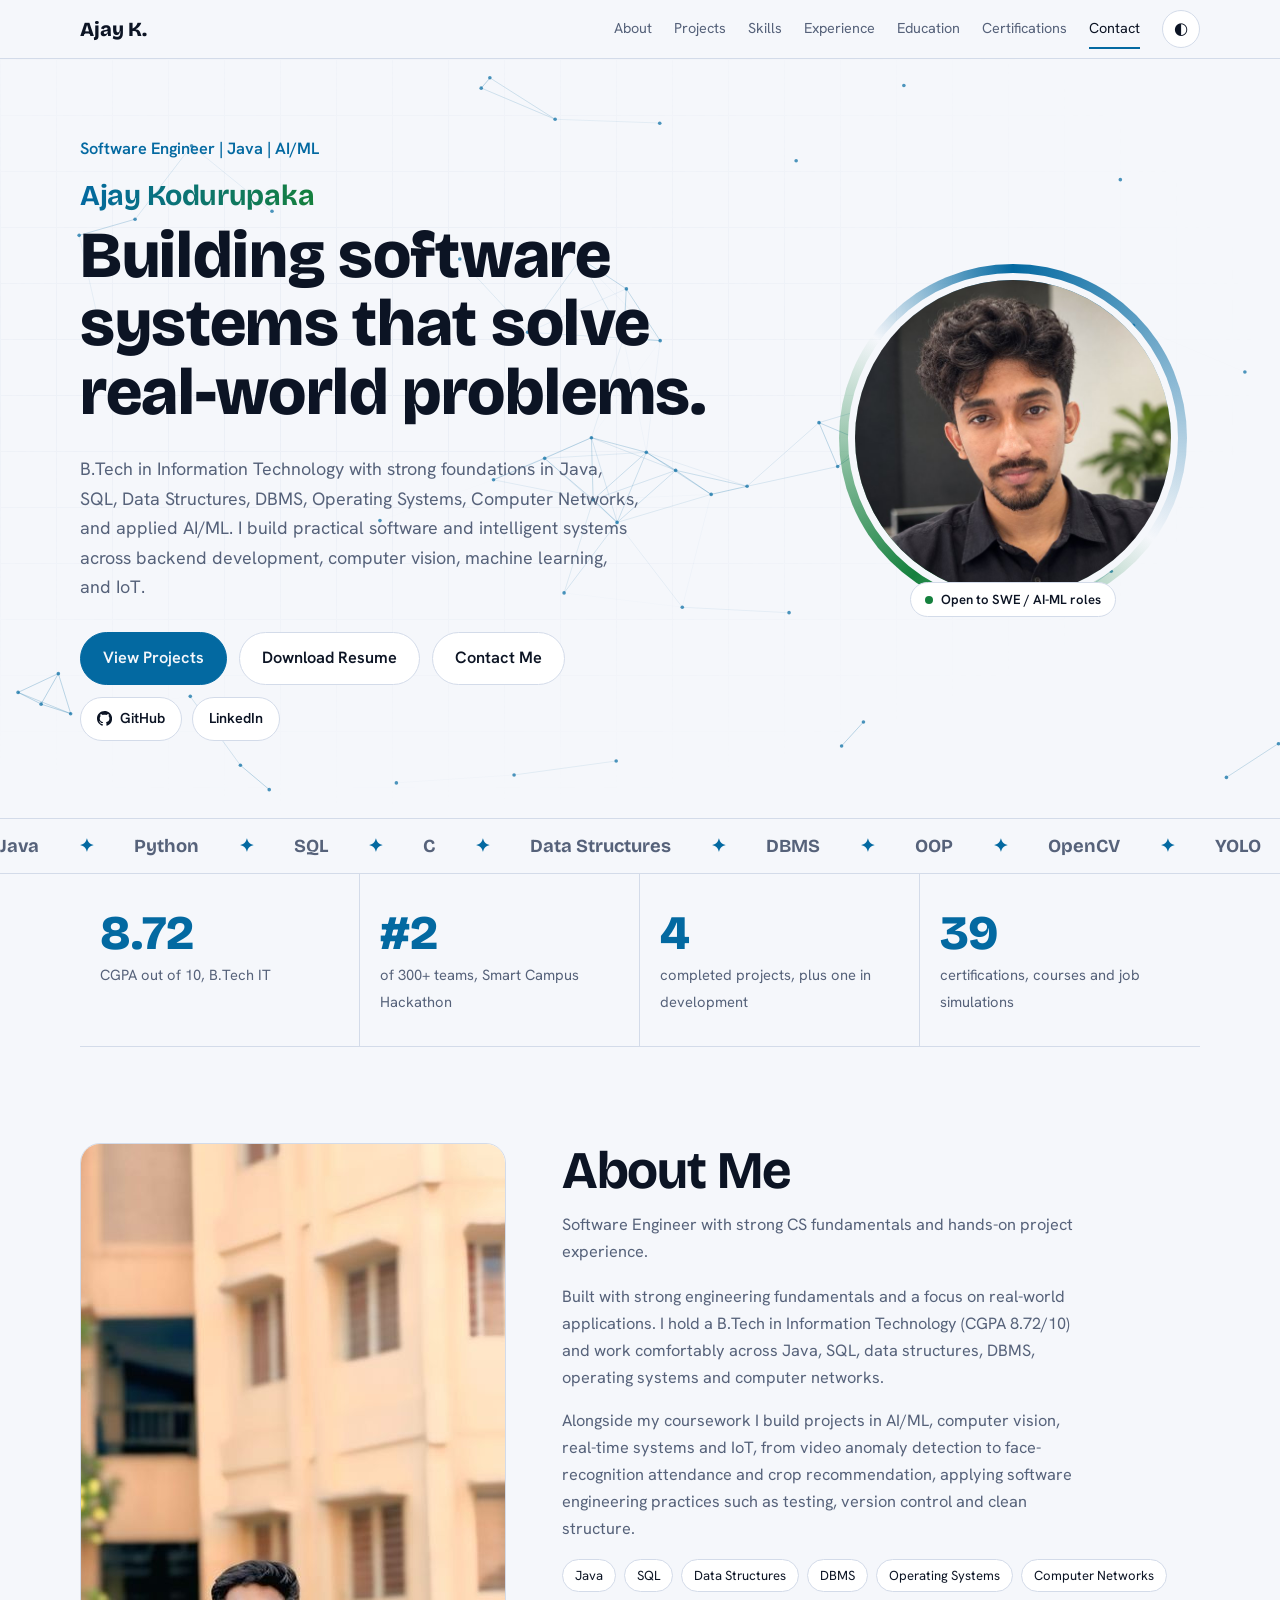
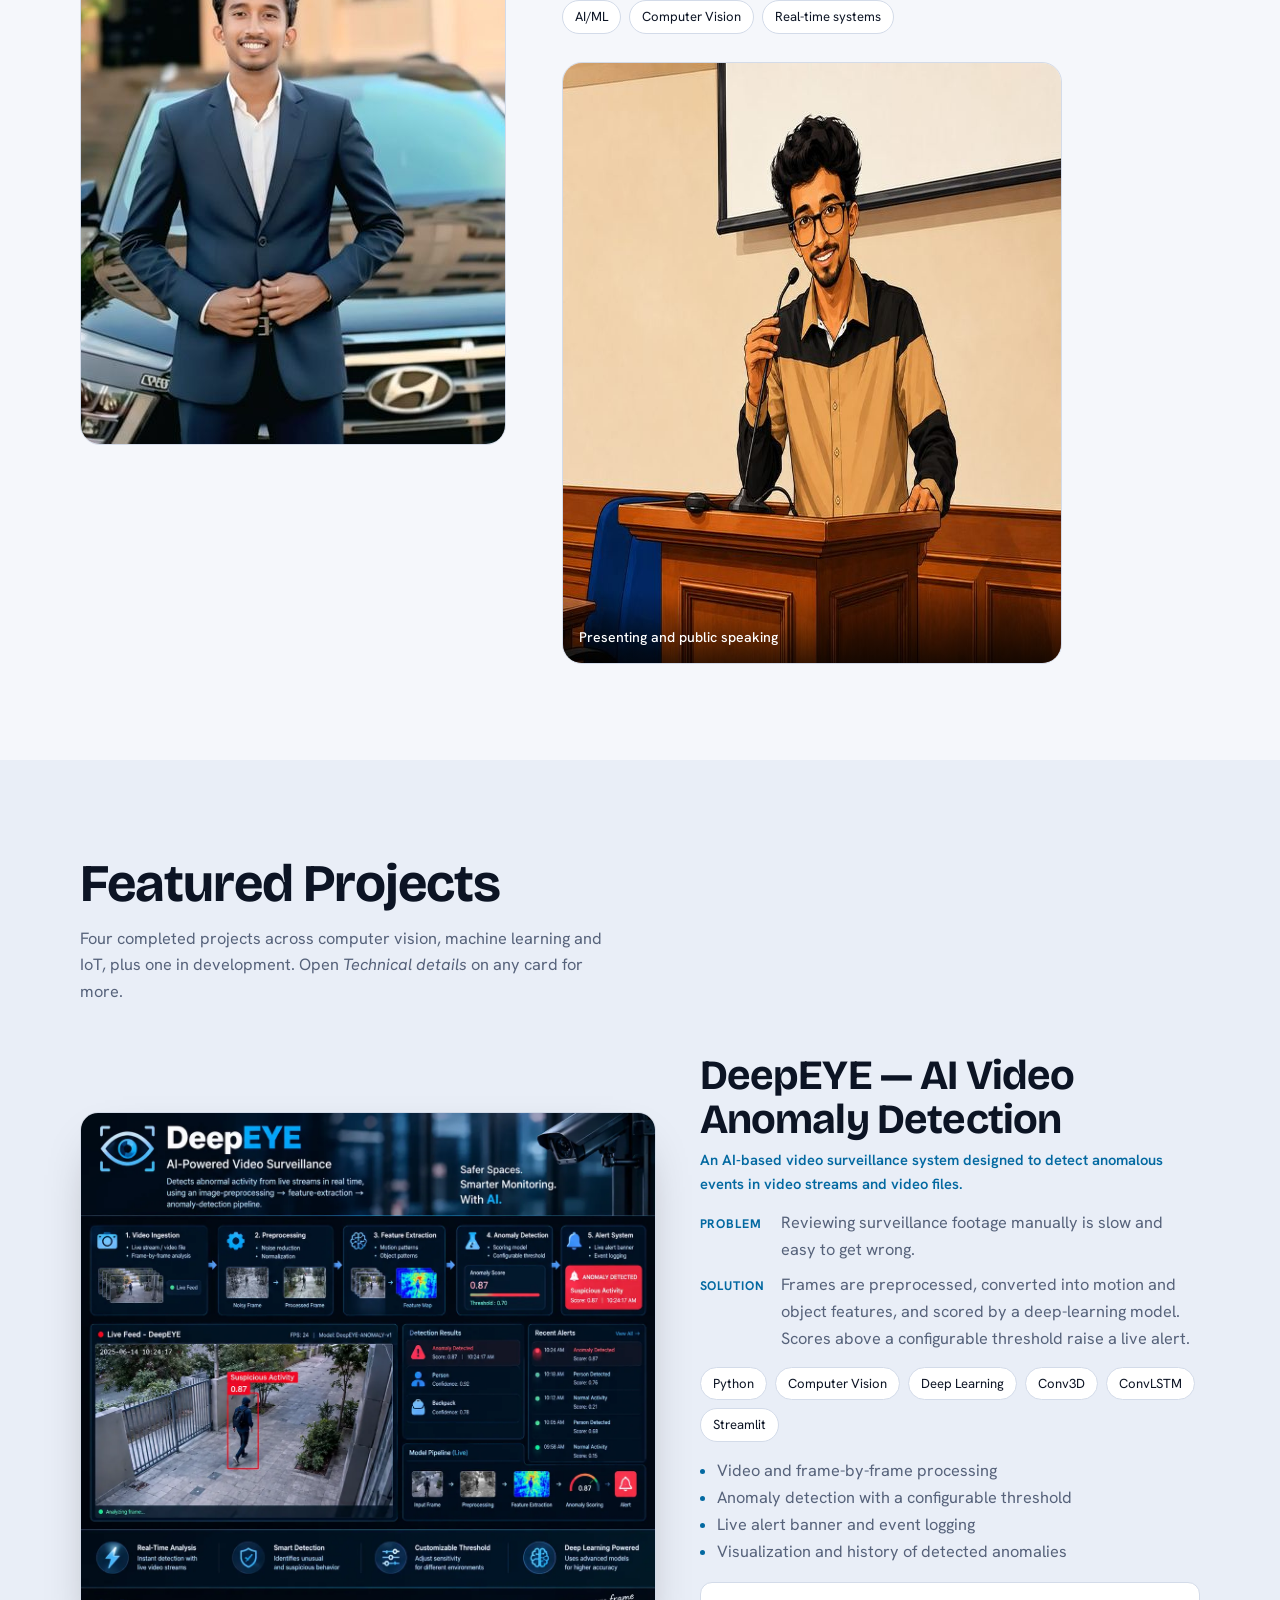
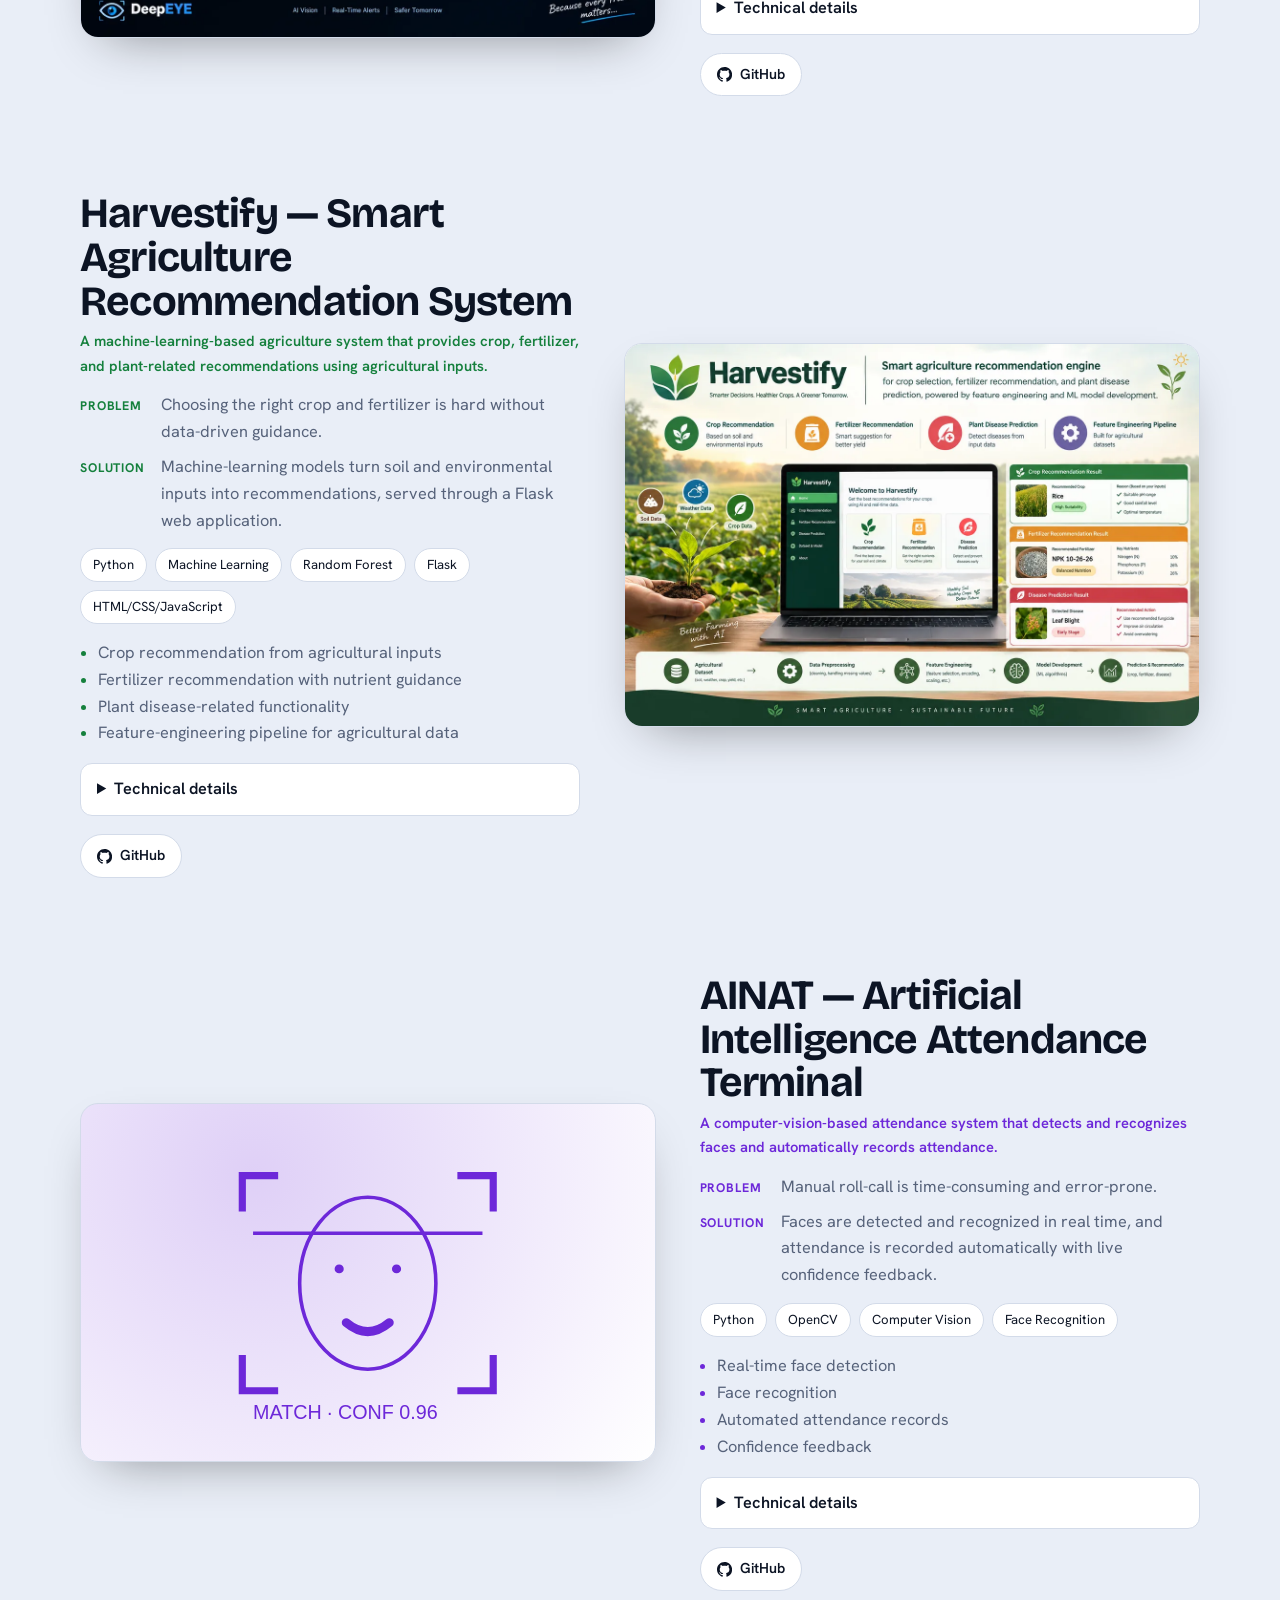
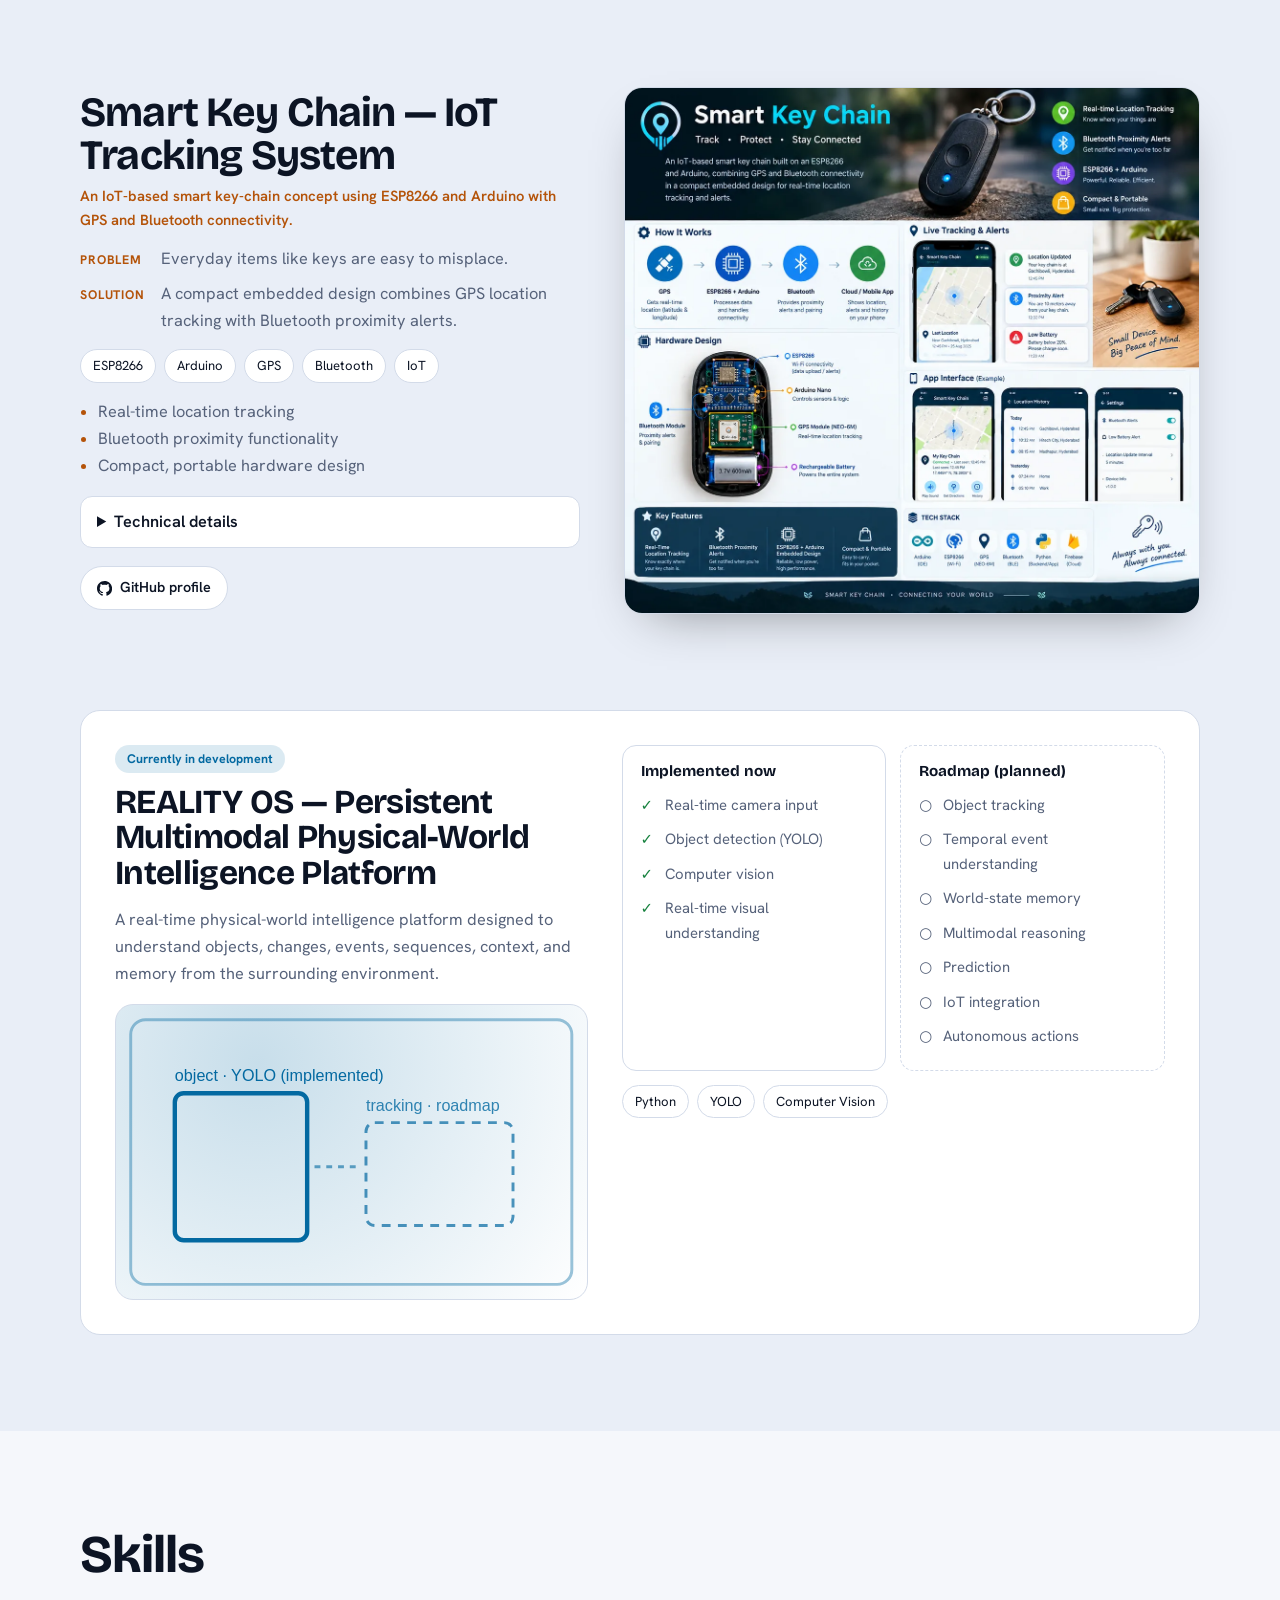
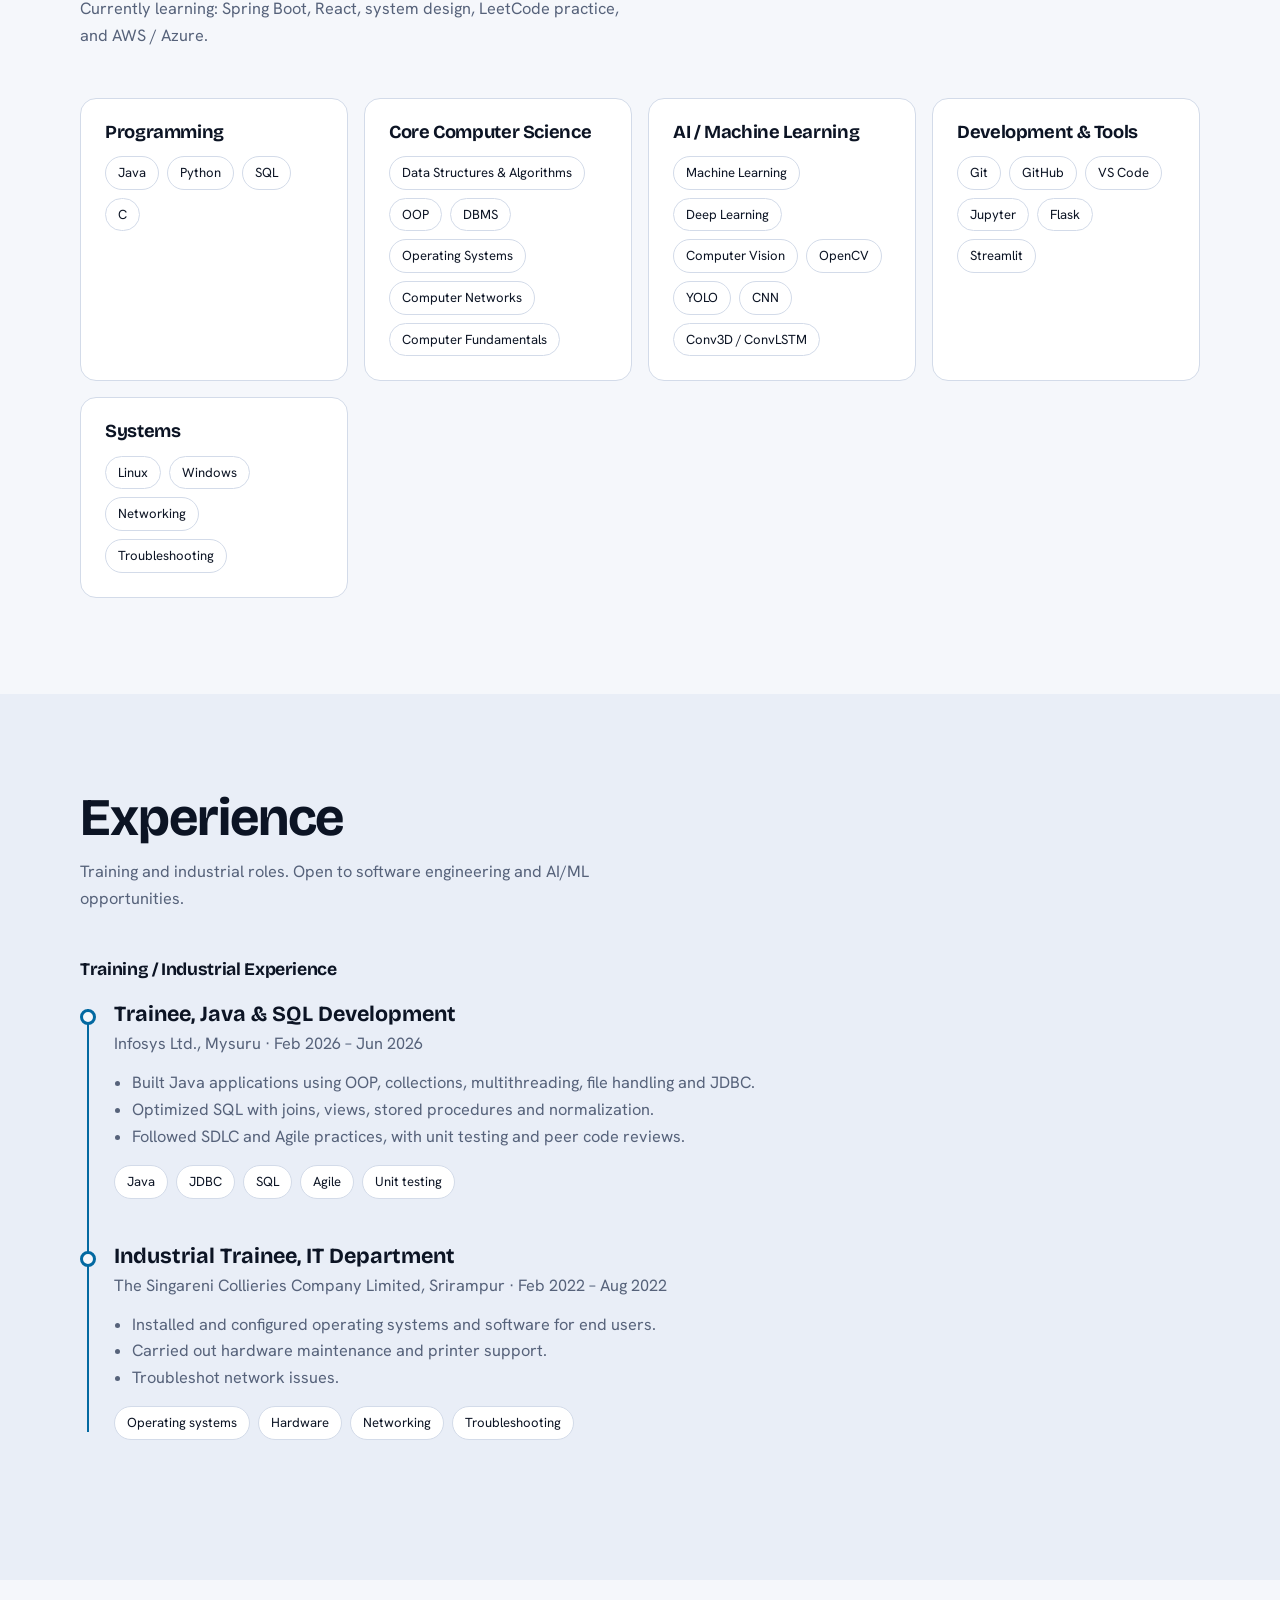
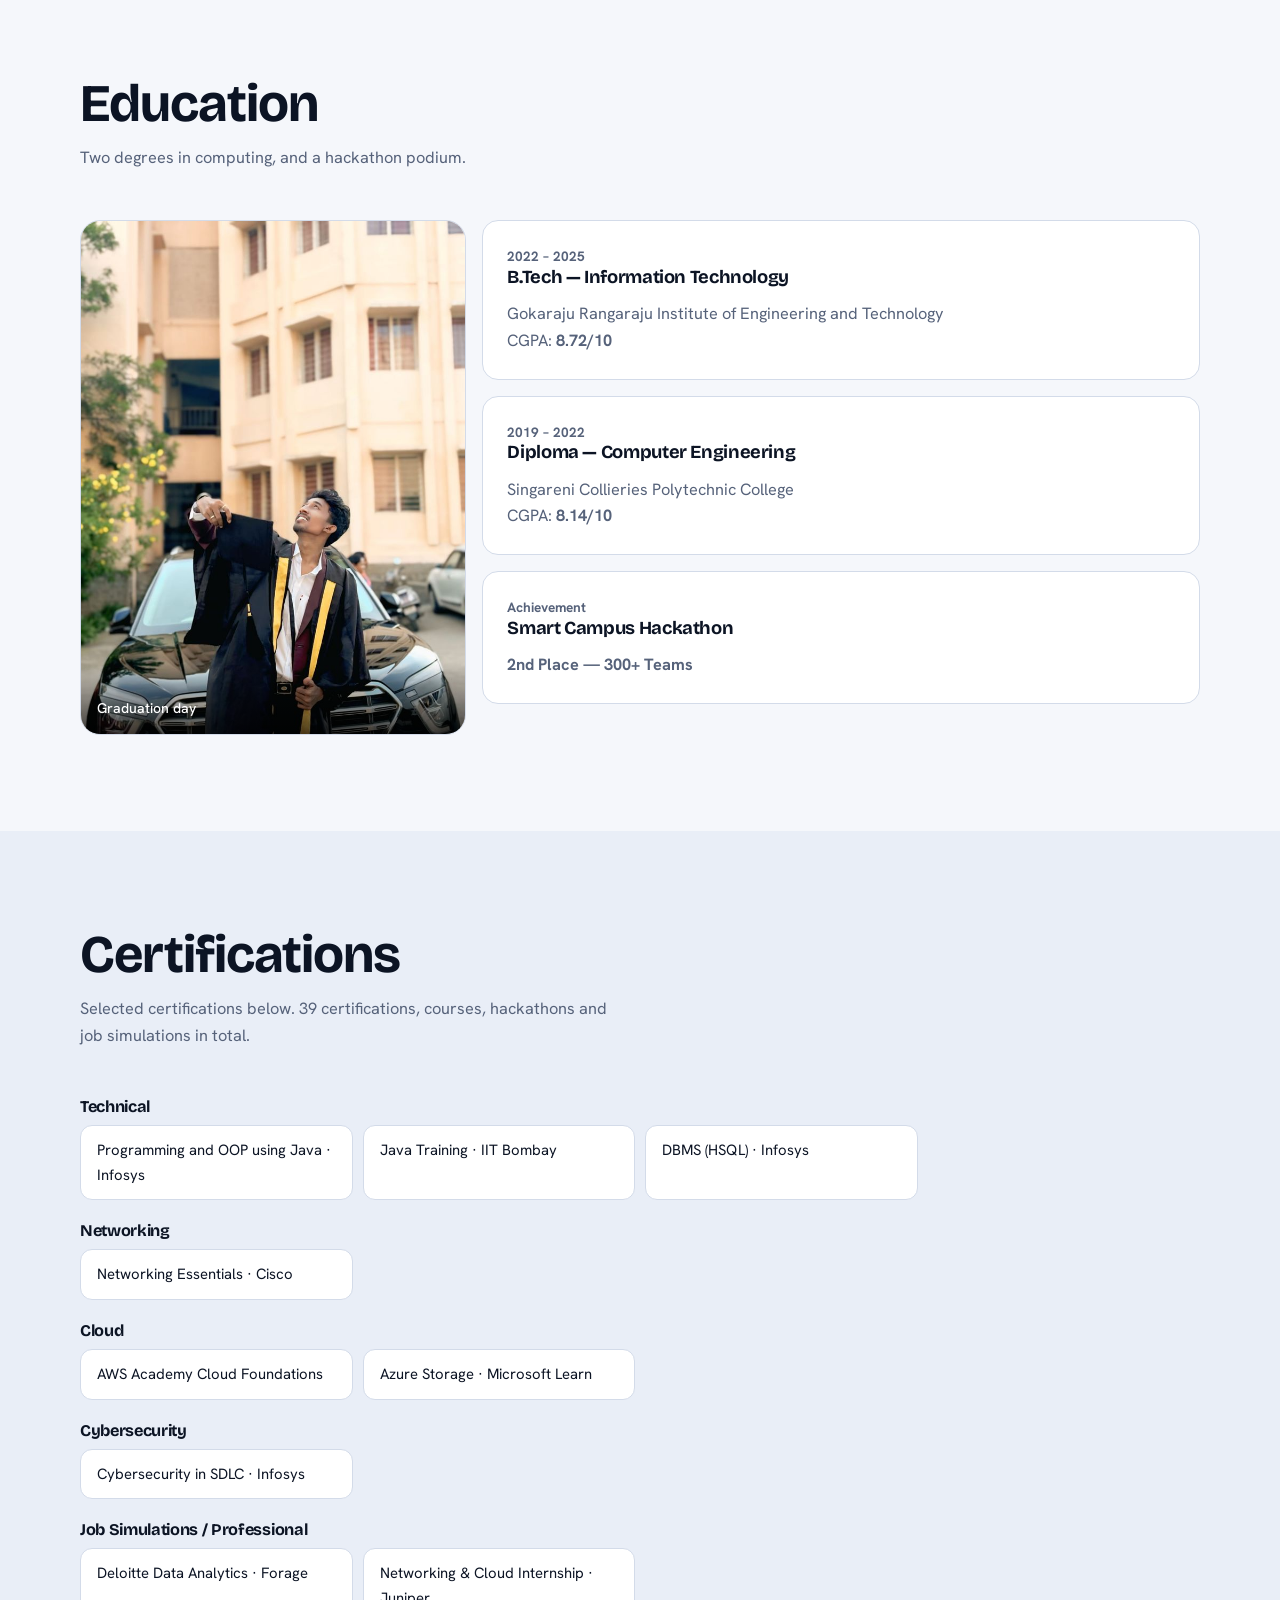
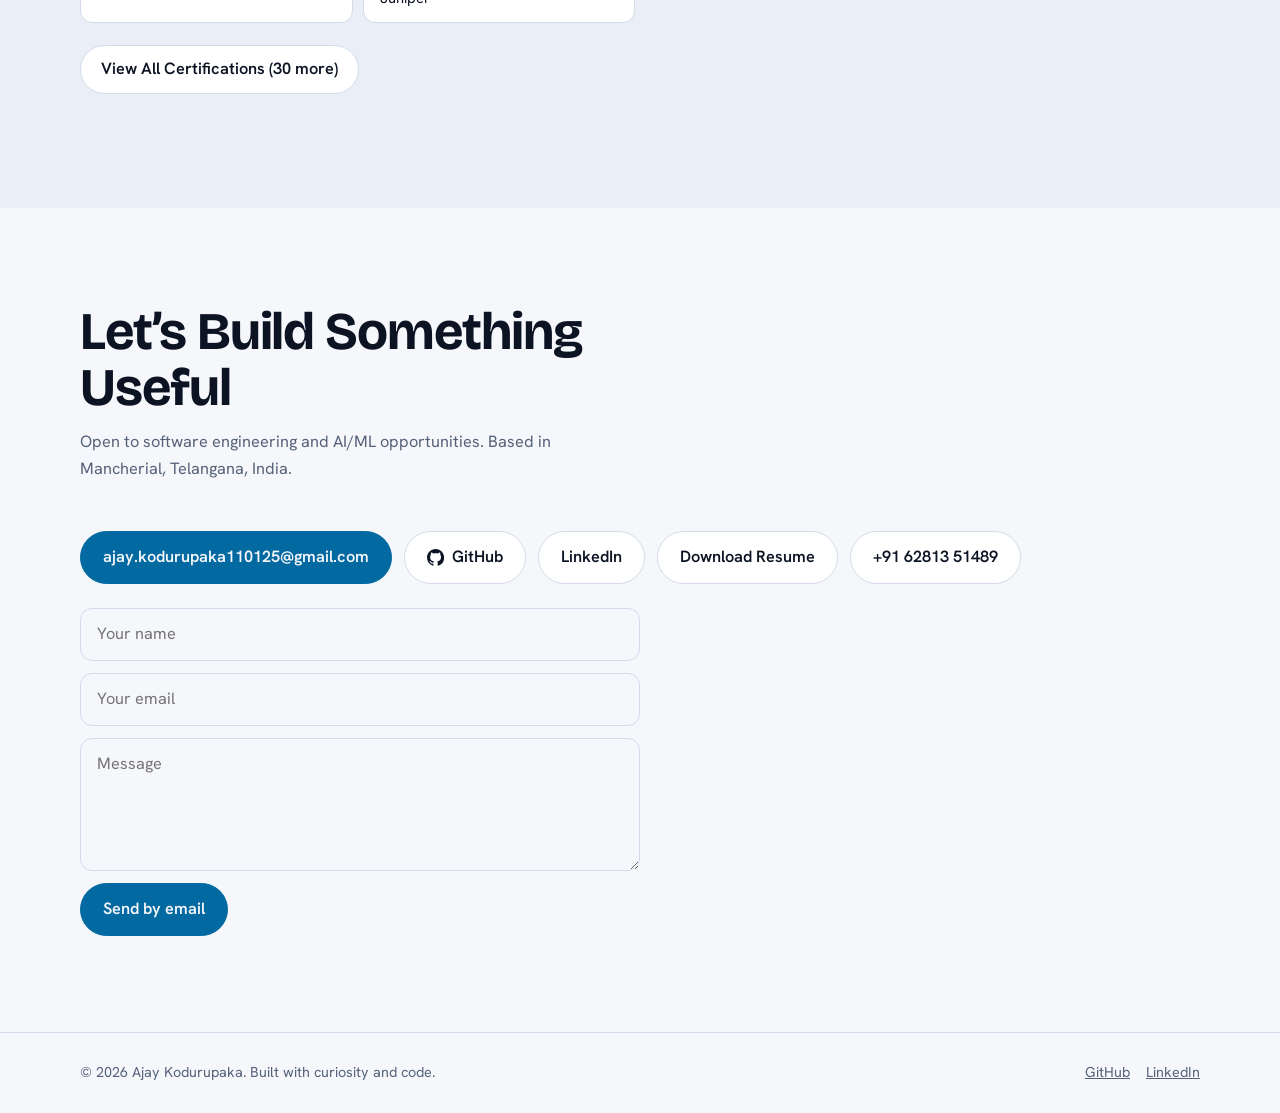
<file: index.html>
<!DOCTYPE html>
<html lang="en">
<head>
<meta charset="utf-8">
<meta name="viewport" content="width=device-width, initial-scale=1, viewport-fit=cover">
<title>Ajay Kodurupaka | Software Engineer | Java | AI/ML</title>
<meta name="description" content="Portfolio of Ajay Kodurupaka, Software Engineer focused on Java, computer science fundamentals, AI/ML, computer vision, and real-world software projects.">
<meta name="author" content="Ajay Kodurupaka">
<meta name="theme-color" content="#080d18">
<meta property="og:type" content="website">
<meta property="og:title" content="Ajay Kodurupaka | Software Engineer | Java | AI/ML">
<meta property="og:description" content="Software Engineer focused on Java, computer science fundamentals, AI/ML, computer vision, and real-world software projects.">
<meta property="og:site_name" content="Ajay Kodurupaka">
<meta name="twitter:card" content="summary">
<link rel="icon" href="assets/favicon.svg" type="image/svg+xml">
<script>try{var t=localStorage.getItem('th');if(t)document.documentElement.setAttribute('data-theme',t)}catch(e){}</script>
<link rel="preconnect" href="https://fonts.googleapis.com"><link rel="preconnect" href="https://fonts.gstatic.com" crossorigin>
<link rel="preload" as="style" href="https://fonts.googleapis.com/css2?family=Bricolage+Grotesque:opsz,wght@12..96,500;12..96,700;12..96,800&family=Hanken+Grotesk:wght@400;500;600&display=swap" onload="this.onload=null;this.rel='stylesheet'">
<noscript><link rel="stylesheet" href="https://fonts.googleapis.com/css2?family=Bricolage+Grotesque:opsz,wght@12..96,500;12..96,700;12..96,800&family=Hanken+Grotesk:wght@400;500;600&display=swap"></noscript>
<link rel="preload" as="image" href="assets/ajay-profile.jpg">
<link rel="stylesheet" href="css/style.css">
<script type="application/ld+json">{"@context":"https://schema.org","@type":"Person","name":"Ajay Kodurupaka","jobTitle":"Software Engineer","sameAs":["https://github.com/ajaykodurupaka","https://linkedin.com/in/ajay-kodurupaka-41584b263"]}</script>
<script src="js/main.js" defer></script>
</head>
<body>
<a class="skip" href="#main">Skip to content</a>
<svg width="0" height="0" style="position:absolute" aria-hidden="true"><symbol id="gh" viewBox="0 0 16 16"><path d="M8 0C3.58 0 0 3.58 0 8c0 3.54 2.29 6.53 5.47 7.59.4.07.55-.17.55-.38 0-.19-.01-.82-.01-1.49-2.01.37-2.53-.49-2.69-.94-.09-.23-.48-.94-.82-1.13-.28-.15-.68-.52-.01-.53.63-.01 1.08.58 1.23.82.72 1.21 1.87.87 2.33.66.07-.52.28-.87.51-1.07-1.78-.2-3.64-.89-3.64-3.95 0-.87.31-1.59.82-2.15-.08-.2-.36-1.02.08-2.12 0 0 .67-.21 2.2.82.64-.18 1.32-.27 2-.27.68 0 1.36.09 2 .27 1.53-1.04 2.2-.82 2.2-.82.44 1.1.16 1.92.08 2.12.51.56.82 1.27.82 2.15 0 3.07-1.87 3.75-3.65 3.95.29.25.54.73.54 1.48 0 1.07-.01 1.93-.01 2.2 0 .21.15.46.55.38A8.013 8.013 0 0016 8c0-4.42-3.58-8-8-8z"/></symbol></svg>
<div id="bar"></div><div id="det"><b></b></div>
<nav aria-label="Main"><div class="w">
<a class="brand" href="#top" aria-label="Ajay Kodurupaka, home">Ajay K.</a>
<a class="l" href="#about">About</a><a class="l" href="#projects">Projects</a><a class="l" href="#skills">Skills</a><a class="l" href="#experience">Experience</a><a class="l" href="#education">Education</a><a class="l" href="#certs">Certifications</a><a class="l" href="#contact">Contact</a>
<button class="ic" id="th" aria-label="Toggle light and dark theme">◐</button>
</div></nav>

<main id="main">
<header id="hero"><canvas id="cv" aria-hidden="true"></canvas>
<div class="w hg" id="top"><div>
<p class="role hi" style="--d:0s">Software Engineer | Java | AI/ML</p>
<h1 class="hi" style="--d:.06s"><span class="n" id="nm" data-det="AJAY_KODURUPAKA 0.99">Ajay Kodurupaka</span><span class="hl">Building software systems that solve real-world problems.</span></h1>
<p class="lead hi" style="--d:.16s">B.Tech in Information Technology with strong foundations in Java, SQL, Data Structures, DBMS, Operating Systems, Computer Networks, and applied AI/ML. I build practical software and intelligent systems across backend development, computer vision, machine learning, and IoT.</p>
<div class="cta hi" style="--d:.26s"><a class="btn p" href="#projects">View Projects</a><a class="btn" href="assets/Ajay_Kodurupaka_Resume.pdf" download>Download Resume</a><a class="btn" href="#contact">Contact Me</a></div>
<div class="cta2 hi" style="--d:.32s"><a class="btn sm" href="https://github.com/ajaykodurupaka" target="_blank" rel="noopener"><svg class="i" aria-hidden="true"><use href="#gh"/></svg>GitHub</a><a class="btn sm" href="https://linkedin.com/in/ajay-kodurupaka-41584b263" target="_blank" rel="noopener">LinkedIn</a></div>
</div>
<figure class="pt hi" style="--d:.18s" data-det="FACE_ID 0.99"><img src="assets/ajay-profile.jpg" alt="Portrait of Ajay Kodurupaka" width="640" height="640" fetchpriority="high" decoding="async"><figcaption>Open to SWE / AI-ML roles</figcaption></figure>
</div></header>

<div class="mq" aria-hidden="true"><div class="mt" id="mt"></div></div>
<div class="stats w" style="padding:0"><div><strong data-n="8.72" data-d="2">0</strong><span>CGPA out of 10, B.Tech IT</span></div><div><strong data-n="2" data-p="#">0</strong><span>of 300+ teams, Smart Campus Hackathon</span></div><div><strong data-n="4">0</strong><span>completed projects, plus one in development</span></div><div><strong data-n="39">0</strong><span>certifications, courses and job simulations</span></div></div>

<section id="about" aria-labelledby="h-about"><div class="w ab">
<figure class="ph rv" data-det="PERSON 0.98"><img src="assets/ajay-about.jpg" alt="Ajay Kodurupaka in a navy suit" width="656" height="900" loading="lazy" decoding="async"></figure>
<div class="abt"><h2 id="h-about">About Me</h2>
<p class="sub" style="margin-bottom:18px">Software Engineer with strong CS fundamentals and hands-on project experience.</p>
<p>Built with strong engineering fundamentals and a focus on real-world applications. I hold a B.Tech in Information Technology (CGPA 8.72/10) and work comfortably across Java, SQL, data structures, DBMS, operating systems and computer networks.</p>
<p>Alongside my coursework I build projects in AI/ML, computer vision, real-time systems and IoT, from video anomaly detection to face-recognition attendance and crop recommendation, applying software engineering practices such as testing, version control and clean structure.</p>
<div class="chips"><i>Java</i><i>SQL</i><i>Data Structures</i><i>DBMS</i><i>Operating Systems</i><i>Computer Networks</i><i>AI/ML</i><i>Computer Vision</i><i>Real-time systems</i></div>
<figure class="talk rv" data-det="PUBLIC_SPEAKING 0.95"><img src="assets/ajay-speaking.jpg" alt="Illustration of Ajay speaking at a podium" width="800" height="600" loading="lazy" decoding="async"><figcaption class="cap">Presenting and public speaking</figcaption></figure></div>
</div></section>

<section id="projects" aria-labelledby="h-proj" style="background:var(--s2)"><div class="w">
<h2 id="h-proj">Featured Projects</h2>
<p class="sub">Four completed projects across computer vision, machine learning and IoT, plus one in development. Open <em>Technical details</em> on any card for more.</p>

<article class="pj rv" style="--a:var(--ac)">
<div class="m tilt" data-det="DEEPEYE 0.94"><img src="assets/deepeye.webp" alt="DeepEYE dashboard with live feed, anomaly score and alert pipeline" width="1200" height="1097" loading="lazy" decoding="async"></div>
<div><h3>DeepEYE — AI Video Anomaly Detection</h3>
<p class="tag">An AI-based video surveillance system designed to detect anomalous events in video streams and video files.</p>
<dl class="ps"><dt>Problem</dt><dd>Reviewing surveillance footage manually is slow and easy to get wrong.</dd><dt>Solution</dt><dd>Frames are preprocessed, converted into motion and object features, and scored by a deep-learning model. Scores above a configurable threshold raise a live alert.</dd></dl>
<div class="chips"><i>Python</i><i>Computer Vision</i><i>Deep Learning</i><i>Conv3D</i><i>ConvLSTM</i><i>Streamlit</i></div>
<ul><li>Video and frame-by-frame processing</li><li>Anomaly detection with a configurable threshold</li><li>Live alert banner and event logging</li><li>Visualization and history of detected anomalies</li></ul>
<details><summary>Technical details</summary><p>Pipeline: video ingestion, preprocessing (noise reduction, normalization), feature extraction (motion and object patterns), anomaly scoring with Conv3D / ConvLSTM models, then alerts. Threshold tuning was the hardest part, since it trades false alarms against missed events. Built as separate, testable stages.</p></details>
<div class="acts"><a class="btn sm" href="https://github.com/ajaykodurupaka/DeepEYE---Video-Surveillance-with-Anomaly-Detection" target="_blank" rel="noopener"><svg class="i" aria-hidden="true"><use href="#gh"/></svg>GitHub</a></div></div>
</article>

<article class="pj rv" style="--a:var(--gr)">
<div class="m tilt" data-det="HARVESTIFY 0.91"><img src="assets/harvestify.webp" alt="Harvestify app with crop, fertilizer and disease prediction results" width="1200" height="800" loading="lazy" decoding="async"></div>
<div><h3>Harvestify — Smart Agriculture Recommendation System</h3>
<p class="tag">A machine-learning-based agriculture system that provides crop, fertilizer, and plant-related recommendations using agricultural inputs.</p>
<dl class="ps"><dt>Problem</dt><dd>Choosing the right crop and fertilizer is hard without data-driven guidance.</dd><dt>Solution</dt><dd>Machine-learning models turn soil and environmental inputs into recommendations, served through a Flask web application.</dd></dl>
<div class="chips"><i>Python</i><i>Machine Learning</i><i>Random Forest</i><i>Flask</i><i>HTML/CSS/JavaScript</i></div>
<ul><li>Crop recommendation from agricultural inputs</li><li>Fertilizer recommendation with nutrient guidance</li><li>Plant disease-related functionality</li><li>Feature-engineering pipeline for agricultural data</li></ul>
<details><summary>Technical details</summary><p>Agricultural data is cleaned, encoded and scaled before training a Random Forest model. Cleaning noisy data took more iteration than training, and I learned to judge the model by how useful its recommendations are, not only by an accuracy score.</p></details>
<div class="acts"><a class="btn sm" href="https://github.com/ajaykodurupaka/Harvestify-Using-Machine-Learning-and-Deep-Learning" target="_blank" rel="noopener"><svg class="i" aria-hidden="true"><use href="#gh"/></svg>GitHub</a></div></div>
</article>

<article class="pj rv" style="--a:var(--vi)">
<div class="m tilt art" data-det="FACE_ID 0.96" role="img" aria-label="Illustration of a face-recognition scan"><svg viewBox="0 0 320 200" fill="none" stroke="currentColor" stroke-width="2" aria-hidden="true"><path d="M90 60V40h20M230 60V40h-20M90 140v20h20M230 140v20h-20" stroke-width="4"/><ellipse cx="160" cy="100" rx="38" ry="48"/><path d="M144 92h.1M176 92h.1M148 122q12 10 24 0" stroke-linecap="round" stroke-width="5"/><path d="M96 100h128" stroke-width="2"><animate attributeName="d" dur="2.6s" repeatCount="indefinite" values="M96 56h128;M96 146h128;M96 56h128"/></path><text x="96" y="176" fill="currentColor" stroke="none" font-size="11" font-family="sans-serif">MATCH · CONF 0.96</text></svg></div>
<div><h3>AINAT — Artificial Intelligence Attendance Terminal</h3>
<p class="tag">A computer-vision-based attendance system that detects and recognizes faces and automatically records attendance.</p>
<dl class="ps"><dt>Problem</dt><dd>Manual roll-call is time-consuming and error-prone.</dd><dt>Solution</dt><dd>Faces are detected and recognized in real time, and attendance is recorded automatically with live confidence feedback.</dd></dl>
<div class="chips"><i>Python</i><i>OpenCV</i><i>Computer Vision</i><i>Face Recognition</i></div>
<ul><li>Real-time face detection</li><li>Face recognition</li><li>Automated attendance records</li><li>Confidence feedback</li></ul>
<details><summary>Technical details</summary><p>Lighting and face angle were the main accuracy challenges. The project involved balancing recognition speed against accuracy for a kiosk-style use case.</p></details>
<div class="acts"><a class="btn sm" href="https://github.com/ajaykodurupaka/AINAT_Project" target="_blank" rel="noopener"><svg class="i" aria-hidden="true"><use href="#gh"/></svg>GitHub</a></div></div>
</article>

<article class="pj rv" style="--a:var(--am)">
<div class="m tilt" data-det="DEVICE 0.89"><img src="assets/smart-keychain.webp" alt="Smart Key Chain overview: how it works, hardware design and app interface" width="1200" height="1097" loading="lazy" decoding="async"></div>
<div><h3>Smart Key Chain — IoT Tracking System</h3>
<p class="tag">An IoT-based smart key-chain concept using ESP8266 and Arduino with GPS and Bluetooth connectivity.</p>
<dl class="ps"><dt>Problem</dt><dd>Everyday items like keys are easy to misplace.</dd><dt>Solution</dt><dd>A compact embedded design combines GPS location tracking with Bluetooth proximity alerts.</dd></dl>
<div class="chips"><i>ESP8266</i><i>Arduino</i><i>GPS</i><i>Bluetooth</i><i>IoT</i></div>
<ul><li>Real-time location tracking</li><li>Bluetooth proximity functionality</li><li>Compact, portable hardware design</li></ul>
<details><summary>Technical details</summary><p>The ESP8266's tight power and memory budget required careful optimization, and running GPS and Bluetooth together meant managing several peripherals and their power draw at once.</p></details>
<div class="acts"><a class="btn sm" href="https://github.com/ajaykodurupaka" target="_blank" rel="noopener"><svg class="i" aria-hidden="true"><use href="#gh"/></svg>GitHub profile</a></div></div>
</article>

<article class="ros rv" style="--a:var(--ac)" aria-labelledby="h-ros">
<div><span class="badge">Currently in development</span>
<h3 id="h-ros">REALITY OS — Persistent Multimodal Physical-World Intelligence Platform</h3>
<p style="color:var(--mu)">A real-time physical-world intelligence platform designed to understand objects, changes, events, sequences, context, and memory from the surrounding environment.</p>
<div class="m art" role="img" aria-label="Diagram: solid box for implemented object detection, dashed boxes for planned tracking and prediction"><svg viewBox="0 0 320 200" fill="none" stroke="currentColor" stroke-width="2"><rect x="10" y="10" width="300" height="180" rx="10" opacity=".4"/><rect x="40" y="60" width="90" height="100" rx="6" stroke-width="3"/><text x="40" y="52" fill="currentColor" stroke="none" font-size="11" font-family="sans-serif">object · YOLO (implemented)</text><rect x="170" y="80" width="100" height="70" rx="6" stroke-dasharray="6 5" opacity=".7"/><text x="170" y="72" fill="currentColor" stroke="none" font-size="11" font-family="sans-serif" opacity=".8">tracking · roadmap</text><path d="M135 110h30" stroke-dasharray="4 4" opacity=".6"/></svg></div></div>
<div><div class="cols2">
<div class="bx"><h4>Implemented now</h4><ul class="st done"><li>Real-time camera input</li><li>Object detection (YOLO)</li><li>Computer vision</li><li>Real-time visual understanding</li></ul></div>
<div class="bx plan"><h4>Roadmap (planned)</h4><ul class="st plan"><li>Object tracking</li><li>Temporal event understanding</li><li>World-state memory</li><li>Multimodal reasoning</li><li>Prediction</li><li>IoT integration</li><li>Autonomous actions</li></ul></div></div>
<div class="chips"><i>Python</i><i>YOLO</i><i>Computer Vision</i></div></div>
</article>
</div></section>

<section id="skills" aria-labelledby="h-sk"><div class="w">
<h2 id="h-sk">Skills</h2><p class="sub">Currently learning: Spring Boot, React, system design, LeetCode practice, and AWS / Azure.</p>
<div class="sk">
<div class="card rv"><h3>Programming</h3><div class="chips"><i>Java</i><i>Python</i><i>SQL</i><i>C</i></div></div>
<div class="card rv"><h3>Core Computer Science</h3><div class="chips"><i>Data Structures &amp; Algorithms</i><i>OOP</i><i>DBMS</i><i>Operating Systems</i><i>Computer Networks</i><i>Computer Fundamentals</i></div></div>
<div class="card rv"><h3>AI / Machine Learning</h3><div class="chips"><i>Machine Learning</i><i>Deep Learning</i><i>Computer Vision</i><i>OpenCV</i><i>YOLO</i><i>CNN</i><i>Conv3D / ConvLSTM</i></div></div>
<div class="card rv"><h3>Development &amp; Tools</h3><div class="chips"><i>Git</i><i>GitHub</i><i>VS Code</i><i>Jupyter</i><i>Flask</i><i>Streamlit</i></div></div>
<div class="card rv"><h3>Systems</h3><div class="chips"><i>Linux</i><i>Windows</i><i>Networking</i><i>Troubleshooting</i></div></div>
</div></div></section>

<section id="experience" aria-labelledby="h-exp" style="background:var(--s2)"><div class="w">
<h2 id="h-exp">Experience</h2><p class="sub">Training and industrial roles. Open to software engineering and AI/ML opportunities.</p>
<h3 style="font-size:1.1rem;margin-bottom:22px">Training / Industrial Experience</h3>
<div class="tl" id="tl">
<div class="job"><h4 style="margin:0;font:700 1.35rem 'Bricolage Grotesque',sans-serif">Trainee, Java &amp; SQL Development</h4><em>Infosys Ltd., Mysuru · Feb 2026 – Jun 2026</em>
<ul><li>Built Java applications using OOP, collections, multithreading, file handling and JDBC.</li><li>Optimized SQL with joins, views, stored procedures and normalization.</li><li>Followed SDLC and Agile practices, with unit testing and peer code reviews.</li></ul>
<div class="chips"><i>Java</i><i>JDBC</i><i>SQL</i><i>Agile</i><i>Unit testing</i></div></div>
<div class="job"><h4 style="margin:0;font:700 1.35rem 'Bricolage Grotesque',sans-serif">Industrial Trainee, IT Department</h4><em>The Singareni Collieries Company Limited, Srirampur · Feb 2022 – Aug 2022</em>
<ul><li>Installed and configured operating systems and software for end users.</li><li>Carried out hardware maintenance and printer support.</li><li>Troubleshot network issues.</li></ul>
<div class="chips"><i>Operating systems</i><i>Hardware</i><i>Networking</i><i>Troubleshooting</i></div></div>
</div></div></section>

<section id="education" aria-labelledby="h-edu"><div class="w">
<h2 id="h-edu">Education</h2><p class="sub">Two degrees in computing, and a hackathon podium.</p>
<div class="edu"><figure class="grad rv" data-det="GRADUATE 0.97"><img src="assets/ajay-graduation.jpg" alt="Ajay in graduation gown and cap" width="720" height="960" loading="lazy" decoding="async"><figcaption class="cap">Graduation day</figcaption></figure>
<div class="stack">
<div class="card rv"><p class="yr">2022 – 2025</p><h3>B.Tech — Information Technology</h3><p>Gokaraju Rangaraju Institute of Engineering and Technology<br>CGPA: <strong>8.72/10</strong></p></div>
<div class="card rv"><p class="yr">2019 – 2022</p><h3>Diploma — Computer Engineering</h3><p>Singareni Collieries Polytechnic College<br>CGPA: <strong>8.14/10</strong></p></div>
<div class="card rv"><p class="yr">Achievement</p><h3>Smart Campus Hackathon</h3><p><strong>2nd Place — 300+ Teams</strong></p></div>
</div></div></div></section>

<section id="certs" aria-labelledby="h-cert" style="background:var(--s2)"><div class="w">
<h2 id="h-cert">Certifications</h2><p class="sub">Selected certifications below. 39 certifications, courses, hackathons and job simulations in total.</p>
<div class="grp rv"><h3>Technical</h3><div class="cg"><div>Programming and OOP using Java · Infosys</div><div>Java Training · IIT Bombay</div><div>DBMS (HSQL) · Infosys</div></div></div><div class="grp rv"><h3>Networking</h3><div class="cg"><div>Networking Essentials · Cisco</div></div></div><div class="grp rv"><h3>Cloud</h3><div class="cg"><div>AWS Academy Cloud Foundations</div><div>Azure Storage · Microsoft Learn</div></div></div><div class="grp rv"><h3>Cybersecurity</h3><div class="cg"><div>Cybersecurity in SDLC · Infosys</div></div></div><div class="grp rv"><h3>Job Simulations / Professional</h3><div class="cg"><div>Deloitte Data Analytics · Forage</div><div>Networking &amp; Cloud Internship · Juniper</div></div></div><details class="all"><summary>View All Certifications (30 more)</summary><div class="grp rv"><h3>Programming</h3><div class="cg"><div>R Training · IIT Bombay</div><div>Data Structures in C · Great Learning</div></div></div><div class="grp rv"><h3>AI & ML</h3><div class="cg"><div>AI Awareness: Generative AI · Infosys</div><div>AI Awareness: Responsible AI · Infosys</div><div>AI Awareness: Agentic AI · Infosys</div><div>Traditional AI · Infosys</div><div>Generative AI for Executives · AWS</div><div>AI Fundamentals · IBM</div><div>Data Science for Engineers · NPTEL</div></div></div><div class="grp rv"><h3>Cloud & Security</h3><div class="cg"><div>Cloud Basics for Freshers · Infosys</div></div></div><div class="grp rv"><h3>Systems & Data</h3><div class="cg"><div>Computer Networks · Saylor Academy</div><div>PostgreSQL · IIT Bombay</div><div>Linux · IIT Bombay</div><div>Operating Systems · Saylor Academy</div><div>SDLC, Agile &amp; Lean · Infosys</div></div></div><div class="grp rv"><h3>Design & Soft skills</h3><div class="cg"><div>UI/UX Design · Great Learning</div><div>User-Centric Computing (HCI) · NPTEL</div><div>Presentation Powerhouse · Infosys</div><div>Magic Write · Infosys</div><div>Cultural Intelligence 101 · Infosys</div></div></div><div class="grp rv"><h3>Hackathons & Simulations</h3><div class="cg"><div>Smart Campus Hackathon · Winner</div><div>TechnoVista Hackathon · Finalist</div><div>H4CKP13T 0X01 · CTF</div><div>Fintech Olympiad</div><div>HealthHack 2024</div><div>AlgoQuest 2026</div><div>EatSure Cloud Challenge</div><div>Prod-E-G Hackathon</div><div>Udyam Insight Quiz · IIM Lucknow</div><div>WeCP Skill Badge</div></div></div></details>
</div></section>

<section id="contact" aria-labelledby="h-con"><div class="w">
<h2 id="h-con">Let’s Build Something Useful</h2><p class="sub">Open to software engineering and AI/ML opportunities. Based in Mancherial, Telangana, India.</p>
<div class="links"><a class="btn p" href="mailto:ajay.kodurupaka110125@gmail.com">ajay.kodurupaka110125@gmail.com</a><a class="btn" href="https://github.com/ajaykodurupaka" target="_blank" rel="noopener"><svg class="i" aria-hidden="true"><use href="#gh"/></svg>GitHub</a><a class="btn" href="https://linkedin.com/in/ajay-kodurupaka-41584b263" target="_blank" rel="noopener">LinkedIn</a><a class="btn" href="assets/Ajay_Kodurupaka_Resume.pdf" download>Download Resume</a><a class="btn" href="tel:+916281351489">+91 62813 51489</a></div>
<form class="f" id="cf"><input id="cn" placeholder="Your name" aria-label="Your name" required><input id="ce" type="email" placeholder="Your email" aria-label="Your email" required><textarea id="cm" rows="4" placeholder="Message" aria-label="Message" required></textarea><button class="btn p" style="justify-self:start">Send by email</button></form>
</div></section>
</main>

<footer><div class="w foot"><span>© 2026 Ajay Kodurupaka. Built with curiosity and code.</span><nav aria-label="Social"><a href="https://github.com/ajaykodurupaka" target="_blank" rel="noopener">GitHub</a><a href="https://linkedin.com/in/ajay-kodurupaka-41584b263" target="_blank" rel="noopener">LinkedIn</a></nav></div></footer>
</body>
</html>
</file>
<file: css/style.css>
:root{--bg:#f5f7fb;--s:#fff;--s2:#e9eef7;--tx:#0c1424;--mu:#56627a;--ln:#d3dbe9;--ac:#0369a1;--gr:#15803d;--am:#b45309;--vi:#6d28d9;--pc:3,105,161;box-sizing:border-box;padding-top:env(safe-area-inset-top,0px);padding-bottom:env(safe-area-inset-bottom,0px)}
@media(prefers-color-scheme:dark){:root:not([data-theme="light"]){--bg:#080d18;--s:#0f1728;--s2:#16203a;--tx:#e9eefb;--mu:#8d9bb8;--ln:#1f2b47;--ac:#38bdf8;--gr:#4ade80;--am:#fbbf24;--vi:#a78bfa;--pc:56,189,248}}
:root[data-theme="dark"]{--bg:#080d18;--s:#0f1728;--s2:#16203a;--tx:#e9eefb;--mu:#8d9bb8;--ln:#1f2b47;--ac:#38bdf8;--gr:#4ade80;--am:#fbbf24;--vi:#a78bfa;--pc:56,189,248}
*,*::before,*::after{box-sizing:inherit}
html{scroll-behavior:smooth;scroll-padding-top:calc(env(safe-area-inset-top,0px) + 72px)}
body{margin:0;background:var(--bg);color:var(--tx);font:400 1.02rem/1.65 "Hanken Grotesk",system-ui,sans-serif;-webkit-font-smoothing:antialiased;overflow-x:hidden}
h1,h2,h3{font-family:"Bricolage Grotesque","Hanken Grotesk",sans-serif;line-height:1.05;margin:0;letter-spacing:-.02em}
a{color:inherit}
.w{width:min(1120px,100% - 40px);margin-inline:auto}
:focus-visible{outline:2px solid var(--ac);outline-offset:3px;border-radius:4px}
#bar{position:fixed;top:0;left:0;height:3px;width:100%;background:var(--ac);transform:scaleX(0);transform-origin:0 0;z-index:60}
nav{position:sticky;top:env(safe-area-inset-top,0px);z-index:50;background:color-mix(in srgb,var(--bg) 94%,transparent);border-bottom:1px solid var(--ln)}
nav .w{display:flex;align-items:center;gap:22px;height:58px}
.brand{font:800 1.25rem "Bricolage Grotesque",sans-serif;text-decoration:none;margin-right:auto}
nav a.l{font-size:.9rem;color:var(--mu);text-decoration:none;transition:color .2s}
nav a.l:hover{color:var(--tx)}
button{font:inherit;color:inherit;cursor:pointer}
.ic{width:38px;height:38px;border-radius:50%;border:1px solid var(--ln);background:var(--s);display:grid;place-items:center}
.btn{display:inline-flex;align-items:center;gap:8px;padding:12px 22px;border-radius:999px;border:1px solid var(--ln);background:var(--s);font-weight:600;text-decoration:none;transition:transform .2s,box-shadow .2s}
.btn.p{background:var(--ac);border-color:var(--ac);color:var(--bg)}
.btn:hover{transform:translateY(-2px);box-shadow:0 8px 24px rgba(var(--pc),.25)}
#hero{position:relative;min-height:min(88vh,760px);display:flex;align-items:center;border-bottom:1px solid var(--ln);overflow:hidden}
#cv{position:absolute;inset:0;width:100%;height:100%}
#hero .w{position:relative;padding:70px 0}
.role{color:var(--ac);font-weight:600;margin:0 0 18px}
h1{font-size:1rem}
.lead{max-width:56ch;color:var(--mu);font-size:1.12rem;margin:26px 0 30px}
.cta{display:flex;flex-wrap:wrap;gap:12px}
#det{position:fixed;z-index:40;pointer-events:none;border:2px solid var(--ac);border-radius:6px;box-shadow:0 0 0 1px rgba(var(--pc),.25),0 0 28px rgba(var(--pc),.35);opacity:0;transition:top .3s cubic-bezier(.2,.8,.2,1),left .3s cubic-bezier(.2,.8,.2,1),width .3s cubic-bezier(.2,.8,.2,1),height .3s cubic-bezier(.2,.8,.2,1),opacity .25s}
#det b{position:absolute;left:-2px;bottom:100%;background:var(--ac);color:var(--bg);font:600 .72rem/1 "Hanken Grotesk",sans-serif;padding:5px 8px;border-radius:5px 5px 5px 0;white-space:nowrap}
.stats{display:grid;grid-template-columns:repeat(4,1fr);border-bottom:1px solid var(--ln)}
.stats div{padding:30px 20px;border-right:1px solid var(--ln)}
.stats div:last-child{border:0}
.stats strong{display:block;font:800 clamp(2rem,4vw,3rem) "Bricolage Grotesque",sans-serif;color:var(--ac)}
.stats span{color:var(--mu);font-size:.92rem}
section{padding:96px 0}
h2{font-size:clamp(2rem,4.6vw,3.3rem);max-width:20ch;margin-bottom:14px}
.sub{color:var(--mu);max-width:60ch;margin:0 0 48px}
.pj{--a:var(--ac);display:grid;grid-template-columns:1.15fr 1fr;gap:44px;align-items:center;margin-bottom:96px}
.pj:nth-of-type(even){grid-template-columns:1fr 1.15fr}.pj:nth-of-type(even) .m{order:2}
.m{border:1px solid var(--ln);border-radius:18px;overflow:hidden;background:var(--s);transition:transform .25s ease-out,box-shadow .3s;transform-style:preserve-3d;box-shadow:0 20px 50px -25px rgba(0,0,0,.45)}
.m img,.m svg{display:block;width:100%;height:auto}
.m:hover{box-shadow:0 30px 70px -25px color-mix(in srgb,var(--a) 55%,transparent)}
.art{aspect-ratio:16/10;color:var(--a);background:radial-gradient(circle at 30% 20%,color-mix(in srgb,var(--a) 22%,var(--s)),var(--s))}
.pj h3{font-size:clamp(1.8rem,3.4vw,2.6rem);margin-bottom:6px}
.tag{color:var(--a);font-weight:600;margin:0 0 14px;font-size:.92rem}
.pj ul{padding-left:1.1rem;color:var(--mu);margin:16px 0}
.pj li::marker{color:var(--a)}
.chips{display:flex;flex-wrap:wrap;gap:8px;margin:14px 0}
.chips i{font-style:normal;font-size:.82rem;padding:5px 12px;border-radius:999px;border:1px solid var(--ln);background:var(--s)}
details{border:1px solid var(--ln);border-radius:12px;background:var(--s);margin:14px 0 18px;padding:0 16px}
summary{cursor:pointer;padding:12px 0;font-weight:600}
details p{margin:0 0 14px;color:var(--mu);font-size:.95rem}
.gh{font-weight:600;color:var(--a);text-decoration:none;border-bottom:2px solid currentColor}
.sk{display:grid;grid-template-columns:repeat(auto-fit,minmax(240px,1fr));gap:16px}
.card{border:1px solid var(--ln);border-radius:16px;background:var(--s);padding:24px}
.card h3{font-size:1.15rem;margin-bottom:14px}
.card .chips{margin:0}
.tl{position:relative;padding-left:34px;max-width:780px}
.tl::before{content:"";position:absolute;left:7px;top:8px;bottom:8px;width:2px;background:var(--ac);transform:scaleY(0);transform-origin:top;transition:transform 1.3s ease-out}
.tl.in::before{transform:scaleY(1)}
.job{position:relative;margin-bottom:44px}
.job::before{content:"";position:absolute;left:-34px;top:8px;width:16px;height:16px;border-radius:50%;background:var(--bg);border:3px solid var(--ac)}
.job h3{font-size:1.4rem}.job em{font-style:normal;color:var(--mu);display:block;margin:4px 0 12px}
.job ul{margin:0;padding-left:1.1rem;color:var(--mu)}
.two{display:grid;grid-template-columns:repeat(auto-fit,minmax(260px,1fr));gap:16px}
.cg{display:grid;grid-template-columns:repeat(auto-fill,minmax(250px,1fr));gap:10px}
.cg div{border:1px solid var(--ln);border-radius:12px;background:var(--s);padding:12px 16px;font-size:.93rem;}
.f input,.f textarea{flex:1;font:inherit;padding:12px 16px;border-radius:12px;border:1px solid var(--ln);background:var(--bg);color:var(--tx);width:100%}
.f{display:grid;gap:12px;max-width:560px;margin-top:24px}
.links{display:flex;flex-wrap:wrap;gap:12px}
footer{border-top:1px solid var(--ln);padding:28px 0;color:var(--mu);font-size:.9rem}
.hg{display:grid;grid-template-columns:1.5fr .8fr;gap:44px;align-items:center}
.pt{margin:0;position:relative;justify-self:center;width:min(330px,72vw);aspect-ratio:1}
.pt::before{content:"";position:absolute;inset:-9px;border-radius:50%;background:conic-gradient(var(--ac),transparent 35%,var(--gr) 60%,transparent 85%,var(--ac));animation:spin 9s linear infinite}
.pt img{position:relative;width:100%;height:100%;object-fit:cover;border-radius:50%;border:7px solid var(--bg);display:block}
.pt figcaption{position:absolute;left:50%;bottom:-14px;transform:translateX(-50%);background:var(--s);border:1px solid var(--ln);border-radius:999px;padding:6px 14px;font-size:.82rem;font-weight:600;white-space:nowrap}
.pt figcaption::before{content:"";display:inline-block;width:8px;height:8px;border-radius:50%;background:var(--gr);margin-right:8px;animation:pulse 2s infinite}
@keyframes spin{to{transform:rotate(360deg)}}@keyframes pulse{50%{opacity:.3}}
.ab{display:grid;grid-template-columns:.8fr 1.2fr;gap:56px;align-items:start}
.ph,.grad,.talk{margin:0;position:relative;border-radius:20px;overflow:hidden;border:1px solid var(--ln);background:var(--s)}
.ph img,.grad img,.talk img{display:block;width:100%}
.ph img{aspect-ratio:4/5;object-fit:cover;object-position:50% 25%}
.grad img{height:100%;min-height:340px;object-fit:cover;object-position:50% 58%}
.talk{margin-top:28px;max-width:500px}
.cap{position:absolute;left:0;right:0;bottom:0;padding:34px 16px 14px;color:#fff;font-size:.88rem;font-weight:500;background:linear-gradient(transparent,rgba(0,0,0,.7))}
.abt p{color:var(--mu);max-width:58ch}
.edu{display:grid;grid-template-columns:.7fr 1.3fr;gap:16px;margin-top:20px}
.stack{display:grid;gap:16px;align-content:start}
.hi{opacity:0;transform:translateY(14px);animation:fi .6s cubic-bezier(.2,.8,.2,1) forwards;animation-delay:var(--d)}
@keyframes fi{to{opacity:1;transform:none}}
.pt img{transition:transform .35s ease-out}
.n{background:linear-gradient(90deg,var(--ac),var(--gr));-webkit-background-clip:text;background-clip:text;color:transparent}
#hero::before{content:"";position:absolute;inset:0;background-image:linear-gradient(var(--ln) 1px,transparent 1px),linear-gradient(90deg,var(--ln) 1px,transparent 1px);background-size:56px 56px;opacity:.35;-webkit-mask-image:radial-gradient(ellipse at 30% 40%,#000,transparent 70%);mask-image:radial-gradient(ellipse at 30% 40%,#000,transparent 70%)}
.mq{overflow:hidden;border-bottom:1px solid var(--ln);padding:16px 0}
.mt{display:flex;width:max-content;animation:mq 40s linear infinite}
.mt span{font:700 1.15rem "Bricolage Grotesque",sans-serif;color:var(--mu);white-space:nowrap}
.mt span::after{content:"✦";margin:0 40px;color:var(--ac)}
@keyframes mq{to{transform:translate3d(-50%,0,0)}}
nav a.l{position:relative}nav a.l::after{content:"";position:absolute;left:0;right:0;bottom:-8px;height:2px;background:var(--ac);transform:scaleX(0);transform-origin:0 0;transition:transform .25s ease-out}
nav a.l.act{color:var(--tx)}nav a.l.act::after{transform:scaleX(1)}
.chips i,.cg div{transition:transform .2s,border-color .2s}.chips i:hover,.cg div:hover{transform:translateY(-3px);border-color:var(--ac)}
.rv{opacity:0;transform:translateY(16px);transition:opacity .5s ease-out,transform .5s ease-out}.rv.in{opacity:1;transform:none}
@media(max-width:820px){.hg,.ab,.edu{grid-template-columns:1fr}.pt{order:-1;width:min(230px,60vw);margin-bottom:12px}.ab{gap:32px}.grad img{min-height:280px}.brand{margin-right:4px}.pj,.pj:nth-of-type(even){grid-template-columns:1fr;gap:22px}.pj:nth-of-type(even) .m{order:0}.stats{grid-template-columns:1fr 1fr}.stats div:nth-child(2){border-right:0}.stats div:nth-child(-n+2){border-bottom:1px solid var(--ln)}section{padding:70px 0}}
@media(prefers-reduced-motion:reduce){.hi{opacity:1;transform:none}*,*::before,*::after{animation:none!important;transition:none!important}.rv{opacity:1;transform:none}html{scroll-behavior:auto}}

.skip{position:absolute;left:12px;top:-70px;background:var(--ac);color:var(--bg);padding:10px 16px;border-radius:8px;z-index:200;font-weight:600;transition:top .2s}.skip:focus{top:12px}
h1 .n{display:block;width:max-content;max-width:100%;font-size:clamp(1.3rem,2.6vw,1.8rem);font-weight:700;margin-bottom:10px}
h1 .hl{display:block;font-size:clamp(2.1rem,5.2vw,4.1rem);font-weight:800;line-height:1.05;max-width:20ch}
.btn.sm{padding:9px 16px;font-size:.9rem}
.i{width:1.05em;height:1.05em;fill:currentColor;flex:none}
.cta2{display:flex;flex-wrap:wrap;gap:10px;margin-top:12px}
.ps{margin:14px 0;display:grid;grid-template-columns:auto 1fr;gap:8px 16px}
.ps dt{font-weight:700;color:var(--a);font-size:.78rem;text-transform:uppercase;letter-spacing:.07em;padding-top:4px}
.ps dd{margin:0;color:var(--mu)}
.acts{display:flex;flex-wrap:wrap;gap:10px;margin-top:6px}
.badge{display:inline-block;font-size:.78rem;font-weight:700;padding:4px 12px;border-radius:999px;background:rgba(var(--pc),.14);color:var(--ac)}
.ros{border:1px solid var(--ln);border-radius:20px;background:var(--s);padding:34px;display:grid;grid-template-columns:1fr 1.15fr;gap:34px;align-items:start}
.ros h3{font-size:clamp(1.5rem,3vw,2.1rem);margin:12px 0 8px}
.ros .m{box-shadow:none}
.cols2{display:grid;grid-template-columns:1fr 1fr;gap:14px}
.bx{border:1px solid var(--ln);border-radius:14px;padding:16px 18px}.bx.plan{border-style:dashed;background:transparent}
.bx h4{margin:0;font:700 .95rem "Bricolage Grotesque",sans-serif}
.st{list-style:none;padding:0!important;margin:8px 0 0}
.st li{padding:5px 0 5px 24px;position:relative;color:var(--mu);font-size:.93rem}
.done li::before,.plan li::before{position:absolute;left:0}
.done li::before{content:"✓";color:var(--gr);font-weight:700}.plan li::before{content:"○"}
.yr{font-weight:700;color:var(--ac);font-size:.85rem;margin:0 0 6px}
.card p{margin:0;color:var(--mu)}
.grp{margin-bottom:22px}.grp h3{font-size:1.02rem;margin-bottom:10px}
details.all>summary{display:inline-flex;cursor:pointer;font-weight:600;padding:10px 20px;border:1px solid var(--ln);border-radius:999px;background:var(--s)}
details.all[open]>summary{margin-bottom:22px}
details.all{border:0;background:none;padding:0;margin-top:8px}
.foot{display:flex;flex-wrap:wrap;gap:14px;align-items:center;justify-content:space-between}
.foot nav{position:static;background:none;border:0;display:flex;gap:16px}
@media(max-width:1000px){nav .w{gap:14px;overflow-x:auto;scrollbar-width:none}nav a.l{white-space:nowrap;font-size:.85rem}}
@media(max-width:820px){.ros,.cols2{grid-template-columns:1fr}.ros{padding:22px}}
</file>
